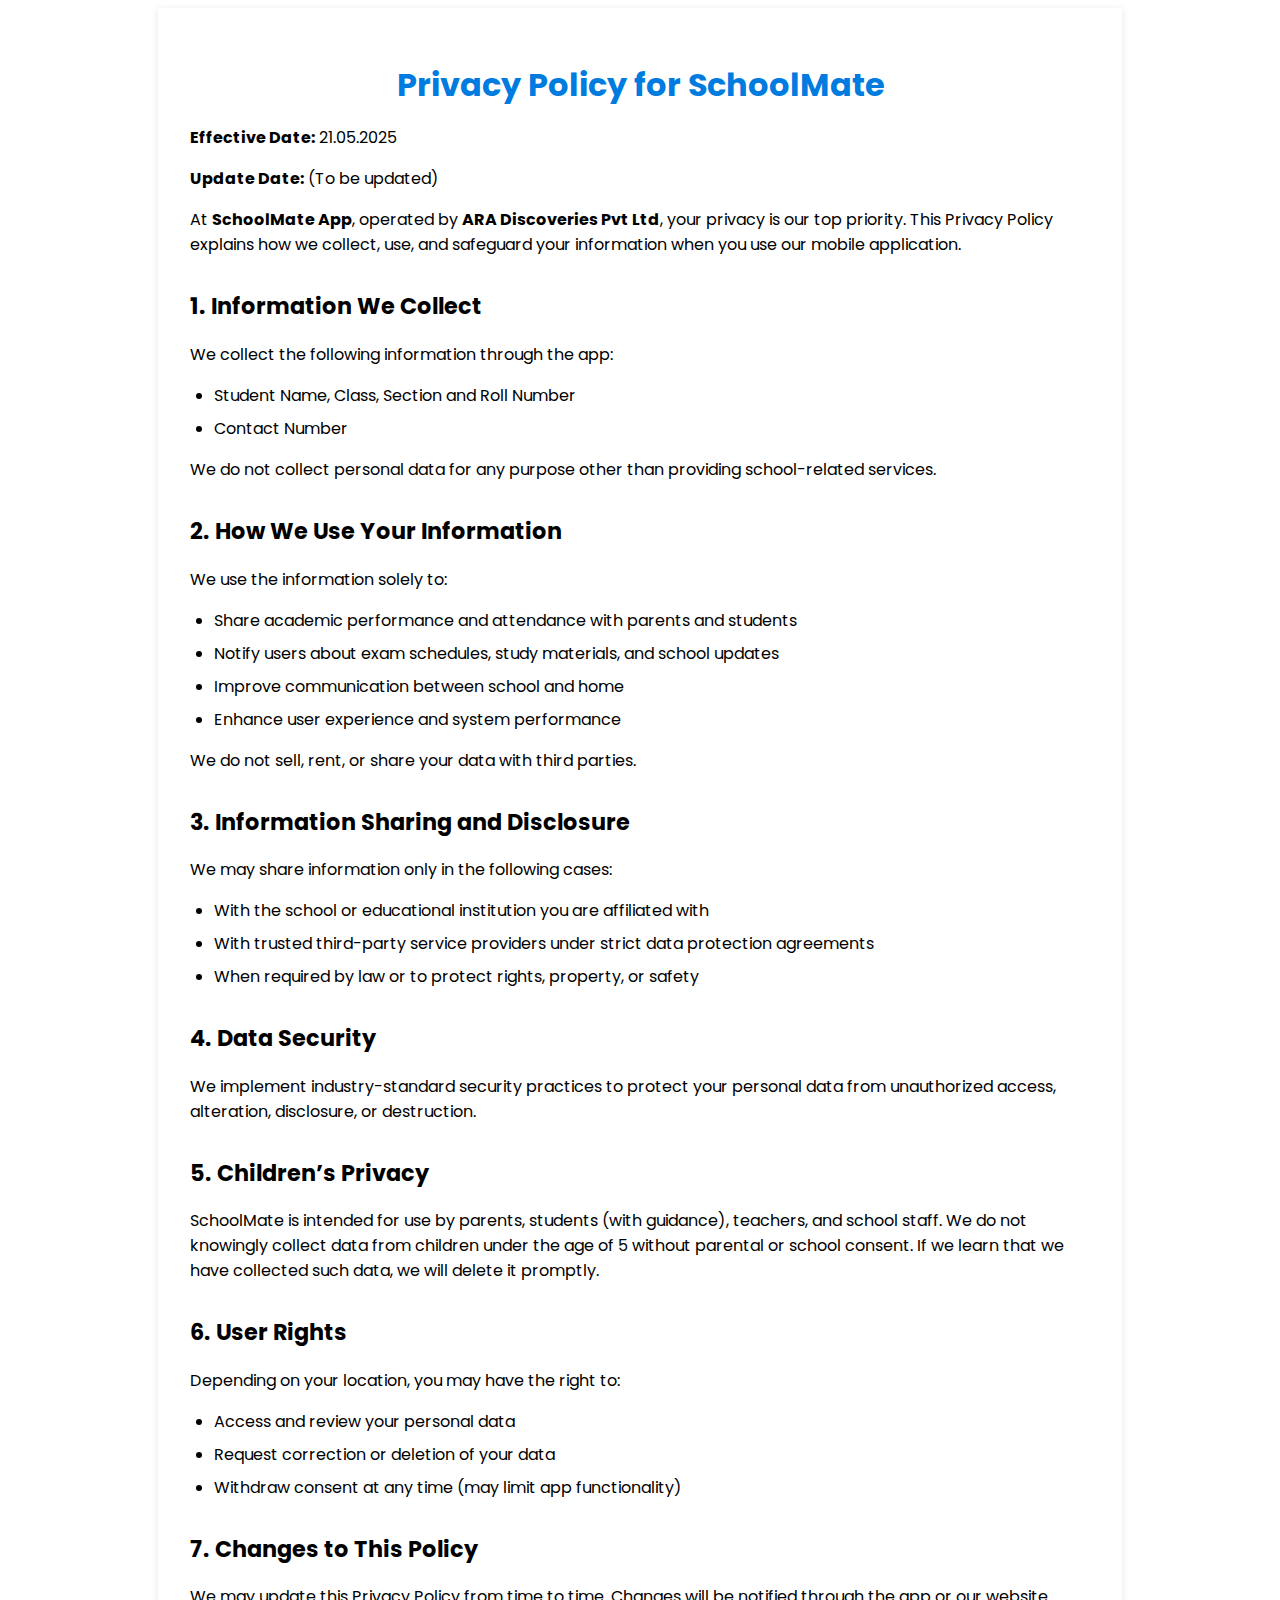
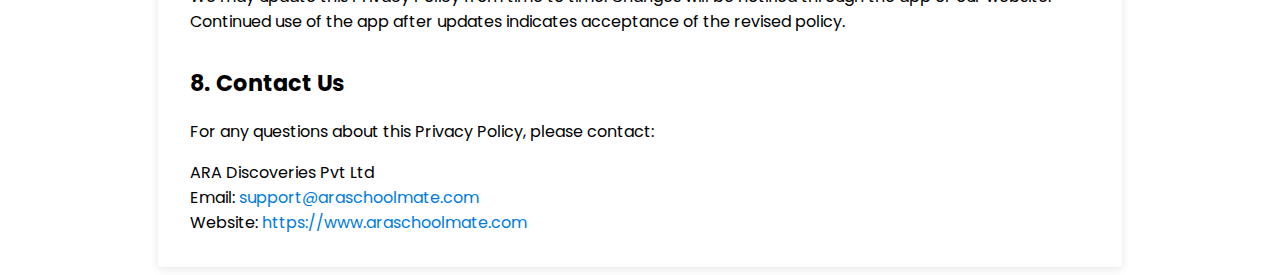
<file: privacypolicy.html>
<!DOCTYPE html>
<html lang="en">
<head>
  <meta charset="UTF-8" />
  <meta name="viewport" content="width=device-width, initial-scale=1.0"/>
  <title>Privacy Policy - SchoolMate</title>
  <link href="https://fonts.googleapis.com/css2?family=Poppins:wght@400;500;600&display=swap" rel="stylesheet">
  <style>

.container {
  max-width: 900px;
   font-family: 'Poppins', sans-serif;
  margin: 0 auto;
  padding: 2rem;
  background: #ffffff;
  box-shadow: 0 2px 8px rgba(0, 0, 0, 0.1);
}

h1 {
  color: #007ce0;
  font-size: 2rem;
  text-align: center;
  margin-bottom: 1rem;
}

h2 {
  color: #000;
  font-size: 1.4rem;
  margin-top: 2rem;
}

ul {
  padding-left: 1.5rem;
  margin: 1rem 0;
}

ul li {
  margin-bottom: 0.5rem;
}

a {
  color: #007ce0;
  text-decoration: none;
}

a:hover {
  text-decoration: underline;
}

address {
  font-style: normal;
  margin-top: 1rem;
}
  </style>
</head>
<body>
  <div class="container">
    <h1>Privacy Policy for SchoolMate</h1>
    <p><strong>Effective Date:</strong> 21.05.2025</p>
    <p><strong>Update Date:</strong> (To be updated)</p>
    <p>At <strong>SchoolMate App</strong>, operated by <strong>ARA Discoveries Pvt Ltd</strong>, your privacy is our top priority. This Privacy Policy explains how we collect, use, and safeguard your information when you use our mobile application.</p>

    <h2>1. Information We Collect</h2>
    <p>We collect the following information through the app:</p>
    <ul>
      <li>Student Name, Class, Section and Roll Number</li>
      <li>Contact Number</li>
    </ul>
    <p>We do not collect personal data for any purpose other than providing school-related services.</p>

    <h2>2. How We Use Your Information</h2>
    <p>We use the information solely to:</p>
    <ul>
      <li>Share academic performance and attendance with parents and students</li>
      <li>Notify users about exam schedules, study materials, and school updates</li>
      <li>Improve communication between school and home</li>
      <li>Enhance user experience and system performance</li>
    </ul>
    <p>We do not sell, rent, or share your data with third parties.</p>

    <h2>3. Information Sharing and Disclosure</h2>
    <p>We may share information only in the following cases:</p>
    <ul>
      <li>With the school or educational institution you are affiliated with</li>
      <li>With trusted third-party service providers under strict data protection agreements</li>
      <li>When required by law or to protect rights, property, or safety</li>
    </ul>

    <h2>4. Data Security</h2>
    <p>We implement industry-standard security practices to protect your personal data from unauthorized access, alteration, disclosure, or destruction.</p>

    <h2>5. Children’s Privacy</h2>
    <p>SchoolMate is intended for use by parents, students (with guidance), teachers, and school staff. We do not knowingly collect data from children under the age of 5 without parental or school consent. If we learn that we have collected such data, we will delete it promptly.</p>

    <h2>6. User Rights</h2>
    <p>Depending on your location, you may have the right to:</p>
    <ul>
      <li>Access and review your personal data</li>
      <li>Request correction or deletion of your data</li>
      <li>Withdraw consent at any time (may limit app functionality)</li>
    </ul>

    <h2>7. Changes to This Policy</h2>
    <p>We may update this Privacy Policy from time to time. Changes will be notified through the app or our website. Continued use of the app after updates indicates acceptance of the revised policy.</p>

    <h2>8. Contact Us</h2>
    <p>For any questions about this Privacy Policy, please contact:</p>
    <address>
      ARA Discoveries Pvt Ltd<br />
      Email: <a href="mailto:support@araschoolmate.com">support@araschoolmate.com</a><br />
      Website: <a href="https://www.araschoolmate.com" target="_blank">https://www.araschoolmate.com</a>
    </address>
  </div>
</body>
</html>
</file>
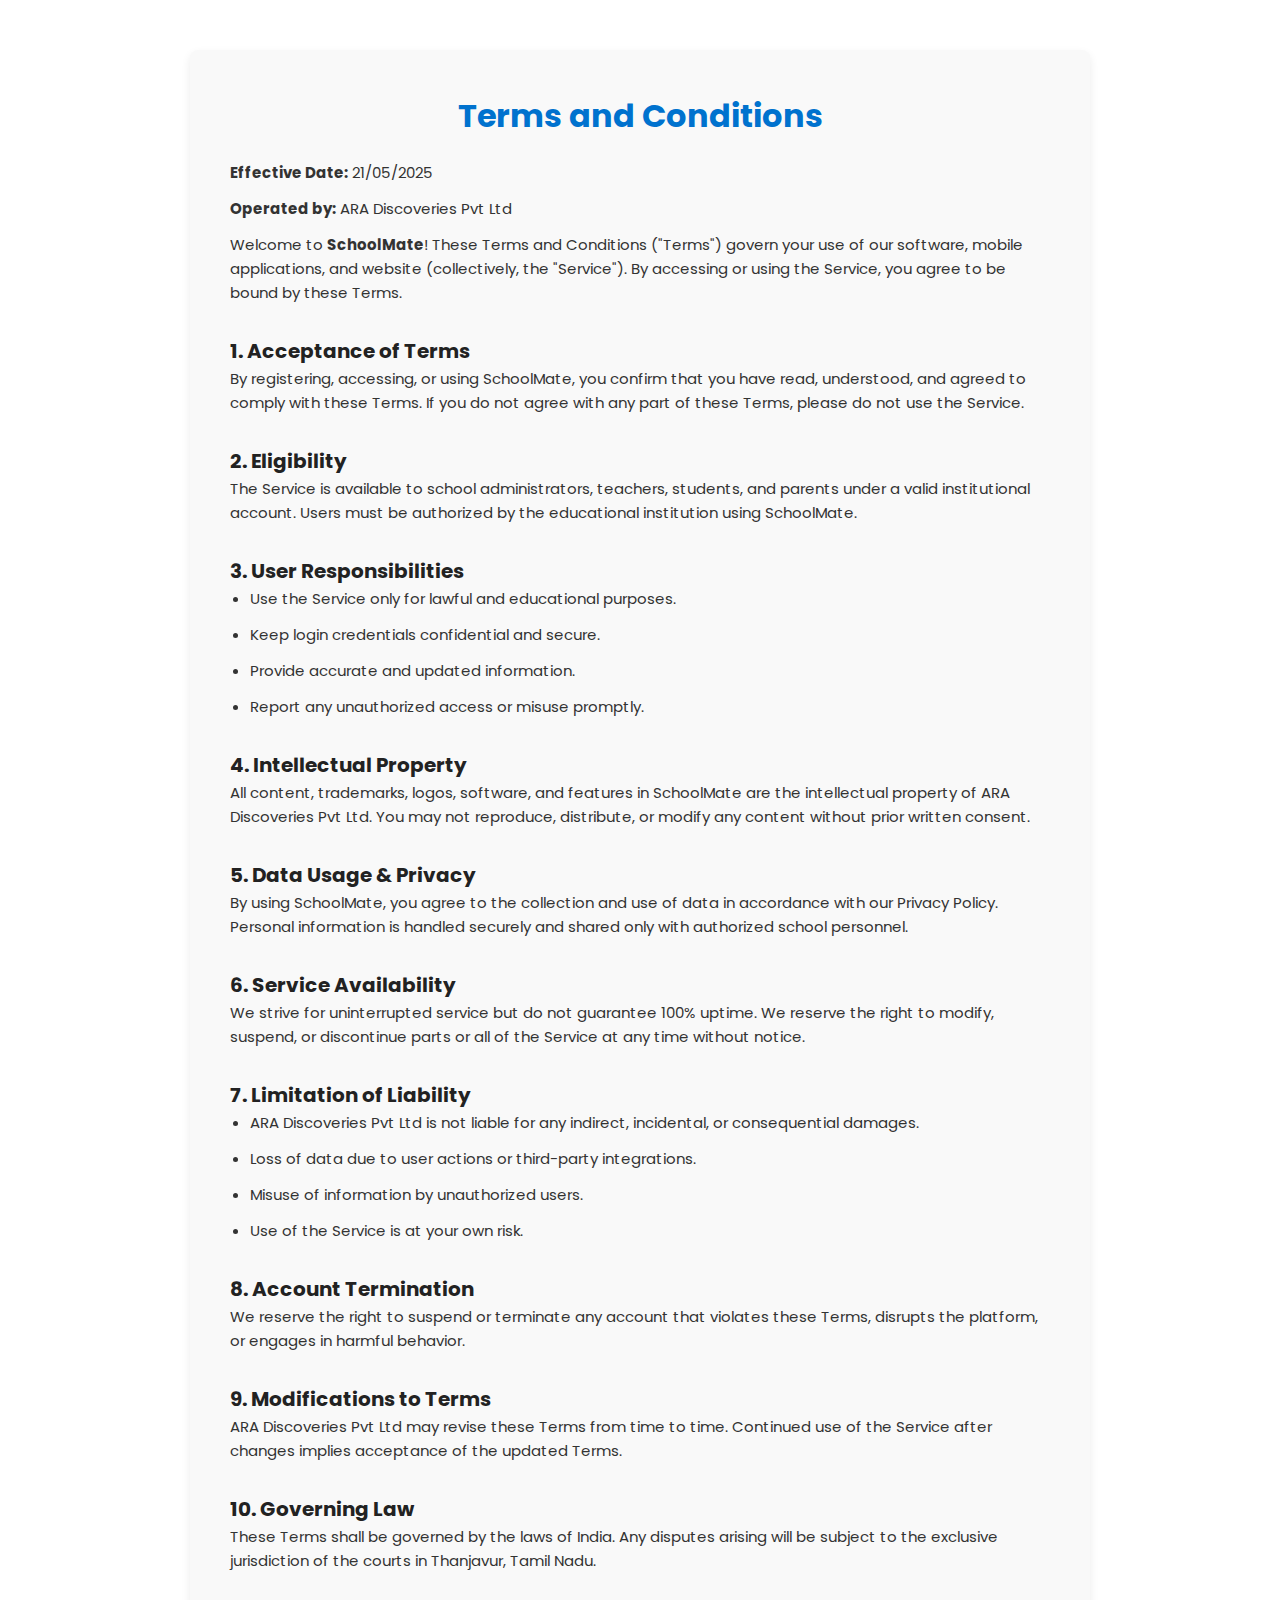
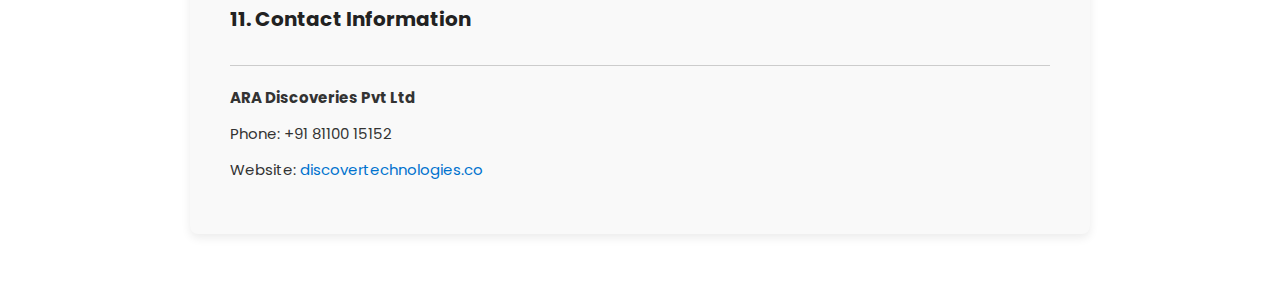
<file: TermsandCondition.html>
<!DOCTYPE html>
<html lang="en">
<head>
  <meta charset="UTF-8" />
  <meta name="viewport" content="width=device-width, initial-scale=1.0" />
  <title>Terms and Conditions | SchoolMate</title>
  <link href="https://fonts.googleapis.com/css2?family=Poppins:wght@400;600&display=swap" rel="stylesheet">
  <style>
    * {
      box-sizing: border-box;
      font-family: 'Poppins', sans-serif;
      margin: 0;
      padding: 0;
    }

    .container {
      max-width: 900px;
      margin: 50px auto;
      padding: 40px;
      background-color: #f9f9f9;
      color: #333;
      box-shadow: 0 4px 10px rgba(0, 0, 0, 0.08);
      border-radius: 8px;
      line-height: 1.6;
    }

    h1 {
      color: #0072ce;
      text-align: center;
      margin-bottom: 20px;
    }

    h2 {
      color: #222;
      margin-top: 30px;
      font-size: 20px;
    }

    p, li {
      margin-bottom: 12px;
      font-size: 15px;
    }

    ul {
      padding-left: 20px;
    }

    .contact {
      margin-top: 30px;
      padding-top: 20px;
      border-top: 1px solid #ccc;
    }

    .contact a {
      color: #0072ce;
      text-decoration: none;
    }

    .contact a:hover {
      text-decoration: underline;
    }

    @media (max-width: 600px) {
      .container {
        padding: 20px;
        margin: 20px;
      }
    }
  </style>
</head>
<body>
  <div class="container">
    <h1>Terms and Conditions</h1>
    <p><strong>Effective Date:</strong> 21/05/2025</p>
    <p><strong>Operated by:</strong> ARA Discoveries Pvt Ltd</p>
    <p>Welcome to <strong>SchoolMate</strong>! These Terms and Conditions ("Terms") govern your use of our software, mobile applications, and website (collectively, the "Service"). By accessing or using the Service, you agree to be bound by these Terms.</p>

    <h2>1. Acceptance of Terms</h2>
    <p>By registering, accessing, or using SchoolMate, you confirm that you have read, understood, and agreed to comply with these Terms. If you do not agree with any part of these Terms, please do not use the Service.</p>

    <h2>2. Eligibility</h2>
    <p>The Service is available to school administrators, teachers, students, and parents under a valid institutional account. Users must be authorized by the educational institution using SchoolMate.</p>

    <h2>3. User Responsibilities</h2>
    <ul>
      <li>Use the Service only for lawful and educational purposes.</li>
      <li>Keep login credentials confidential and secure.</li>
      <li>Provide accurate and updated information.</li>
      <li>Report any unauthorized access or misuse promptly.</li>
    </ul>

    <h2>4. Intellectual Property</h2>
    <p>All content, trademarks, logos, software, and features in SchoolMate are the intellectual property of ARA Discoveries Pvt Ltd. You may not reproduce, distribute, or modify any content without prior written consent.</p>

    <h2>5. Data Usage & Privacy</h2>
    <p>By using SchoolMate, you agree to the collection and use of data in accordance with our Privacy Policy. Personal information is handled securely and shared only with authorized school personnel.</p>

    <h2>6. Service Availability</h2>
    <p>We strive for uninterrupted service but do not guarantee 100% uptime. We reserve the right to modify, suspend, or discontinue parts or all of the Service at any time without notice.</p>

    <h2>7. Limitation of Liability</h2>
    <ul>
      <li>ARA Discoveries Pvt Ltd is not liable for any indirect, incidental, or consequential damages.</li>
      <li>Loss of data due to user actions or third-party integrations.</li>
      <li>Misuse of information by unauthorized users.</li>
      <li>Use of the Service is at your own risk.</li>
    </ul>

    <h2>8. Account Termination</h2>
    <p>We reserve the right to suspend or terminate any account that violates these Terms, disrupts the platform, or engages in harmful behavior.</p>

    <h2>9. Modifications to Terms</h2>
    <p>ARA Discoveries Pvt Ltd may revise these Terms from time to time. Continued use of the Service after changes implies acceptance of the updated Terms.</p>

    <h2>10. Governing Law</h2>
    <p>These Terms shall be governed by the laws of India. Any disputes arising will be subject to the exclusive jurisdiction of the courts in Thanjavur, Tamil Nadu.</p>

    <h2>11. Contact Information</h2>
    <div class="contact">
      <p><strong>ARA Discoveries Pvt Ltd</strong></p>
      <p>Phone: +91 81100 15152</p>
      <p>Website: <a href="https://discovertechnologies.co" target="_blank">discovertechnologies.co</a></p>
    </div>
  </div>
</body>
</html>
</file>
